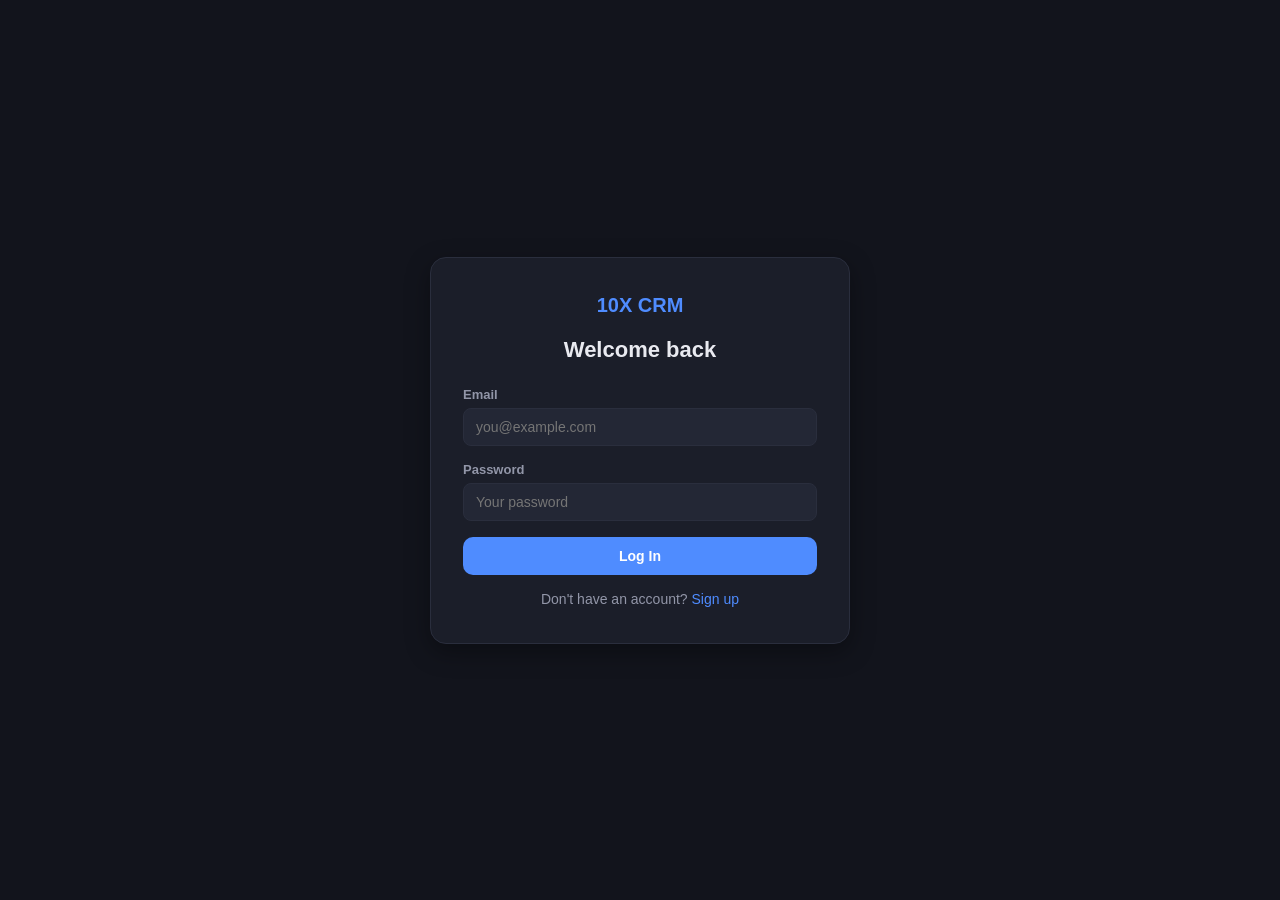
<file: index.html>
<!DOCTYPE html>
<html lang="en">
<head>
  <meta charset="UTF-8" />
  <meta name="viewport" content="width=device-width, initial-scale=1.0" />
  <title>Log In · 10X CRM</title>
  <link rel="stylesheet" href="css/styles.css" />

  <script src="JS/guard.js"></script>
  <script>redirectIfLoggedIn();</script>
  
</head>
<body class="auth-page">

  <div id="toast-container"></div>

  <div class="auth-card">
    <div class="auth-logo">10X CRM</div>
    <h1>Welcome back</h1>

    <form id="login-form" novalidate>
      <div class="form-group">
        <label for="email">Email</label>
        <input type="text" id="email" name="email" placeholder="you@example.com" />
      </div>

      <div class="form-group">
        <label for="password">Password</label>
        <input type="password" id="password" name="password" placeholder="Your password" />
      </div>

      <button type="submit" class="btn btn-primary btn-block">Log In</button>
    </form>

    <p class="auth-footer">Don't have an account? <a href="signup.html">Sign up</a></p>
  </div>

    
    <script src="JS/toast.js"></script>
    <script src="JS/auth.js"></script>

</body>
</html>
</file>
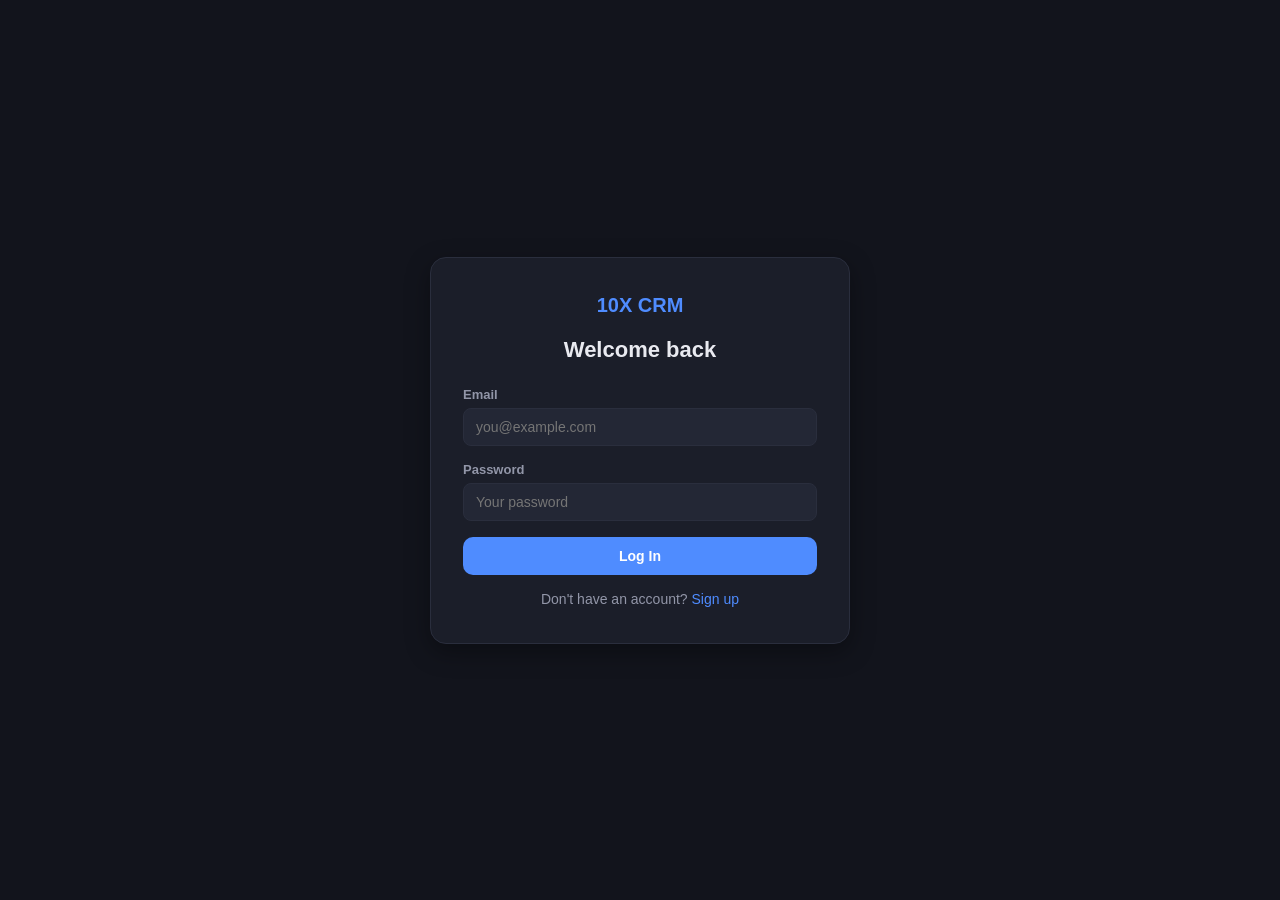
<file: HTML/index.html>
<!DOCTYPE html>
<html lang="en">
<head>
  <meta charset="UTF-8" />
  <meta name="viewport" content="width=device-width, initial-scale=1.0" />
  <title>Log In · 10X CRM</title>
  <link rel="stylesheet" href="../css/styles.css" />

  <script src="../JS/guard.js"></script>
  <script>redirectIfLoggedIn();</script>
  
</head>
<body class="auth-page">

  <div id="toast-container"></div>

  <div class="auth-card">
    <div class="auth-logo">10X CRM</div>
    <h1>Welcome back</h1>

    <form id="login-form" novalidate>
      <div class="form-group">
        <label for="email">Email</label>
        <input type="text" id="email" name="email" placeholder="you@example.com" />
      </div>

      <div class="form-group">
        <label for="password">Password</label>
        <input type="password" id="password" name="password" placeholder="Your password" />
      </div>

      <button type="submit" class="btn btn-primary btn-block">Log In</button>
    </form>

    <p class="auth-footer">Don't have an account? <a href="signup.html">Sign up</a></p>
  </div>

    
    <script src="../JS/toast.js"></script>
    <script src="../JS/auth.js"></script>

</body>
</html>
</file>
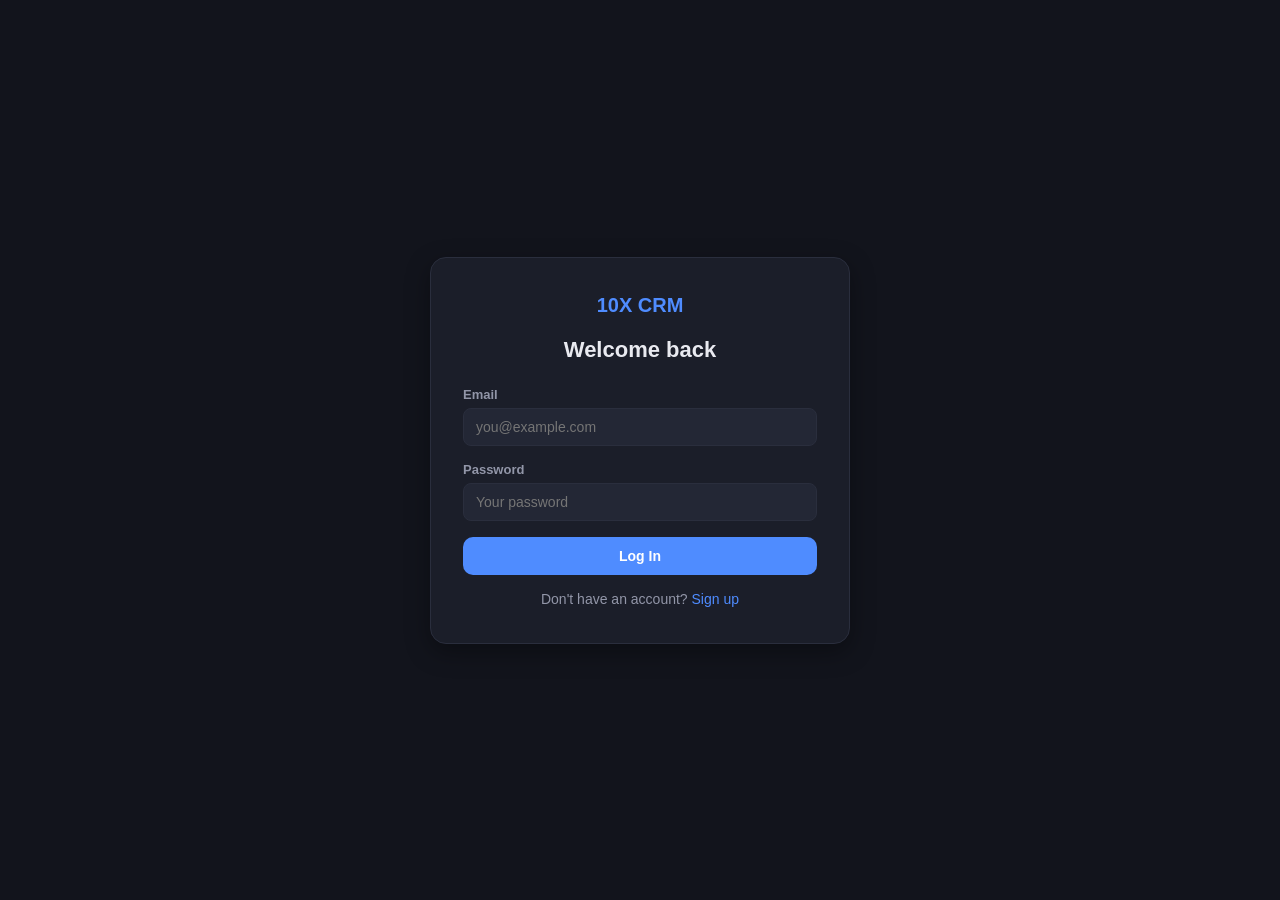
<file: clients.html>
<!DOCTYPE html>
<html lang="en">

<head>
  <meta charset="UTF-8" />
  <meta name="viewport" content="width=device-width, initial-scale=1.0" />
  <title>Clients · 10X CRM</title>
  <link rel="stylesheet" href="css/styles.css" />
</head>

<body>
  <div id="toast-container"></div>

  <div class="app-shell">
    <aside class="sidebar">
      <div class="sidebar-logo" onclick="window.location.href='dashboard.html'">10X CRM</div>
      <nav>
        <a href="dashboard.html" class="nav-link">Dashboard</a>
        <a href="clients.html" class="nav-link">Clients</a>
        <a href="profile.html" class="nav-link">Profile</a>
      </nav>
      <div class="sidebar-bottom">
        <div class="sidebar-user" id="nav-user-name"></div>
        <button id="theme-toggle" class="btn btn-secondary btn-small">Toggle Theme</button>
        <button id="logout-btn" class="btn btn-secondary btn-small">Logout</button>
      </div>
    </aside>

    <main class="main-content">
      <div class="page-header">
        <h1>Clients</h1>
        <button id="add-client-btn" class="btn btn-primary">+ Add Client</button>
      </div>

      <!-- ② search, ③ filter chips, ④ sort -->
      <div class="toolbar">
        <input type="text" id="search-input" placeholder="Search by name or company..." />

        <div class="filter-chips">
          <button class="filter-chip active" data-status="All">All</button>
          <button class="filter-chip" data-status="Lead">Lead</button>
          <button class="filter-chip" data-status="Contacted">Contacted</button>
          <button class="filter-chip" data-status="Won">Won</button>
          <button class="filter-chip" data-status="Lost">Lost</button>
        </div>

        <select id="sort-select">
          <option value="newest-first">Newest first</option>
          <option value="name-asc">Name A-Z</option>
          <option value="deal-desc">Deal value: high to low</option>
        </select>
      </div>

      <div class="clients-list" id="clients-list"></div>
    </main>
  </div>

  <!-- ① Add Client modal -->
  <div class="modal-overlay" id="add-client-modal">
    <div class="modal-box">
      <div class="modal-header">
        <h2>Add Client</h2>
        <button class="modal-close" id="add-client-close">&times;</button>
      </div>

      <form id="add-client-form" novalidate>
        <div class="form-group">
          <label for="new-name">Name</label>
          <input type="text" id="new-name" name="name" placeholder="Full name" />
        </div>
        <div class="form-group">
          <label for="new-email">Email</label>
          <input type="text" id="new-email" name="email" placeholder="client@example.com" />
        </div>
        <div class="form-row">
          <div class="form-group">
            <label for="new-phone">Phone</label>
            <input type="text" id="new-phone" name="phone" placeholder="Optional" />
          </div>
          <div class="form-group">
            <label for="new-company">Company</label>
            <input type="text" id="new-company" name="company" placeholder="Optional" />
          </div>
        </div>
        <div class="form-row">
          <div class="form-group">
            <label for="new-deal-value">Deal Value ($)</label>
            <input type="text" id="new-deal-value" name="dealValue" placeholder="5000" />
          </div>
          <div class="form-group">
            <label for="new-status">Status</label>
            <select id="new-status" name="status">
              <option value="Lead">Lead</option>
              <option value="Contacted">Contacted</option>
              <option value="Won">Won</option>
              <option value="Lost">Lost</option>
            </select>
          </div>
        </div>
        <button type="submit" class="btn btn-primary btn-block">Add Client</button>
      </form>
    </div>
  </div>

  <!-- ⑦ Client details modal -->
  <div class="modal-overlay" id="client-detail-modal">
    <div class="modal-box">
      <div class="modal-header">
        <h2>Client Details</h2>
        <button class="modal-close" id="client-detail-close">&times;</button>
      </div>

      <div class="detail-top">
        <img id="detail-avatar" class="detail-avatar" src="" alt="" />
        <div>
          <h3 id="detail-name"></h3>
          <p id="detail-company" style="color:var(--text-muted)"></p>
        </div>
      </div>

      <div class="detail-grid">
        <div><span>Email</span><span id="detail-email"></span></div>
        <div><span>Phone</span><span id="detail-phone"></span></div>
        <div><span>Status</span><span id="detail-status" class="status-badge"></span></div>
        <div><span>Deal Value</span><span id="detail-deal-value"></span></div>
        <div><span>Client since</span><span id="detail-since"></span></div>
      </div>

      <button id="remind-btn" class="btn btn-secondary btn-block" style="margin-bottom:16px">
        Remind me in 1 min
      </button>

      <h3 style="font-size:14px">Notes</h3>
      <div class="notes-list" id="notes-list"></div>

      <form id="add-note-form" class="add-note-row" novalidate>
        <input type="text" id="note-text-input" name="noteText" placeholder="Add a note..." />
        <button type="submit" class="btn btn-primary btn-small">Add</button>
      </form>
    </div>
  </div>


  <script src="JS/guard.js"></script>
  <script>requireAuth();</script>
  <script src="JS/toast.js"></script>
  <script src="JS/storage.js"></script>

  <script src="JS/auth.js"></script>
  <script src="JS/dashboard.js"></script>
  <script src="JS/clients.js"></script>
  <script src="JS/profile.js"></script>
  <script src="JS/nav.js"></script>

</body>
</html>
</file>
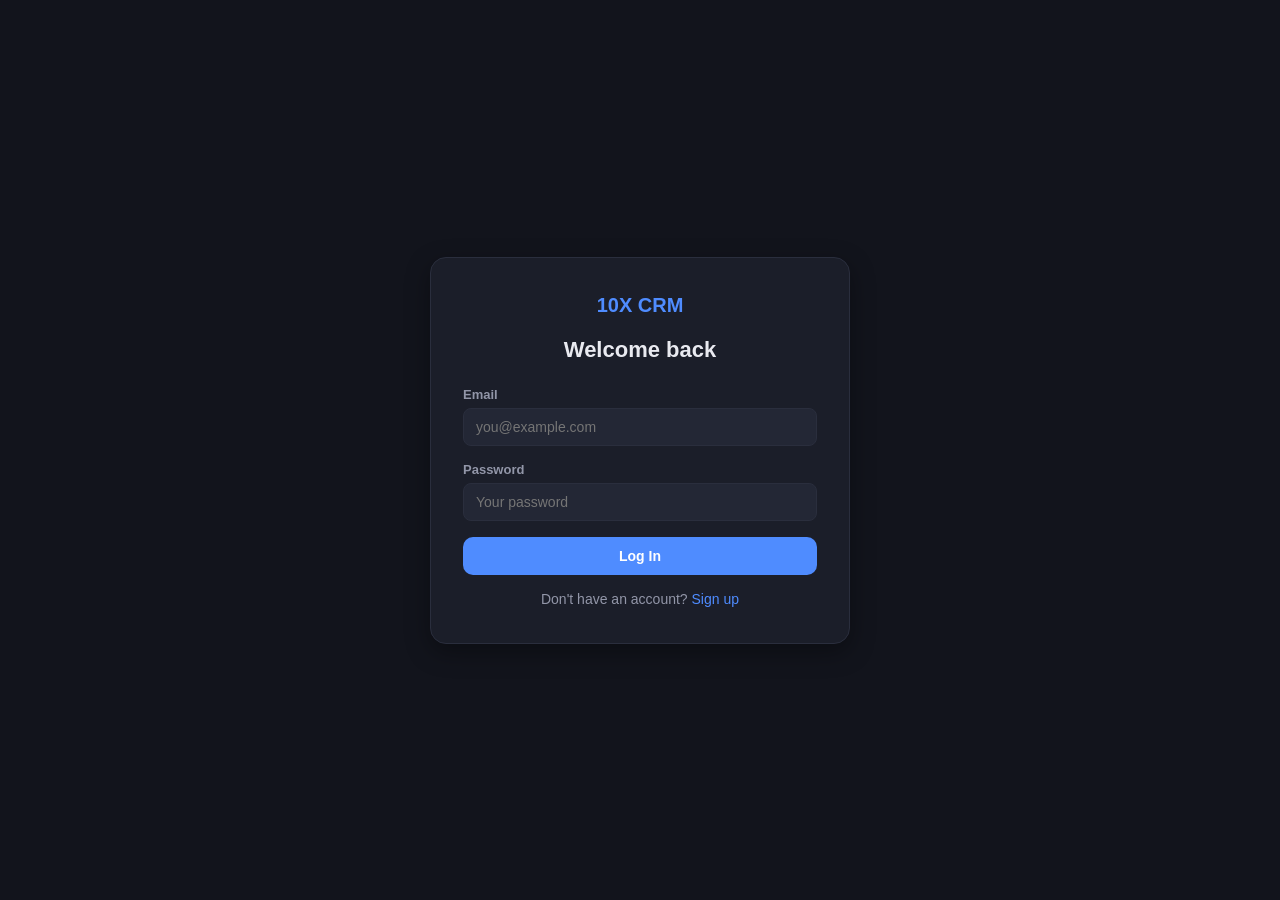
<file: dashboard.html>
<!DOCTYPE html>
<html lang="en">
<head>
  <meta charset="UTF-8" />
  <meta name="viewport" content="width=device-width, initial-scale=1.0" />
  <title>Dashboard · 10X CRM</title>
  <link rel="stylesheet" href="css/styles.css" />
</head>
<body>

  <div id="toast-container"></div>

  <div class="app-shell">
    <!-- Sidebar: identical on dashboard/clients/profile, see P0.2 -->
    <aside class="sidebar">
      <div class="sidebar-logo" onclick="window.location.href='dashboard.html'">10X CRM</div>
      <nav>
        <a href="dashboard.html" class="nav-link">Dashboard</a>
        <a href="clients.html" class="nav-link">Clients</a>
        <a href="profile.html" class="nav-link">Profile</a>
      </nav>
      <div class="sidebar-bottom">
        <div class="sidebar-user" id="nav-user-name"></div>
        <button id="theme-toggle" class="btn btn-secondary btn-small">Toggle Theme</button>
        <button id="logout-btn" class="btn btn-secondary btn-small">Logout</button>
      </div>
    </aside>

    <main class="main-content">
      <div class="dashboard-header">
        <div>
          <h1 id="greeting">Welcome back!</h1>
        </div>
        <div style="text-align:right">
          <div id="live-clock">--:--:--</div>
          <div id="live-date"></div>
        </div>
      </div>

      <!-- P3.2 stat cards -->
      <div class="stats-grid">
        <div class="stat-card">
          <span class="stat-value" id="stat-total-clients">0</span>
          <span class="stat-label">Total Clients</span>
        </div>
        <div class="stat-card">
          <span class="stat-value" id="stat-active-deals">0</span>
          <span class="stat-label">Active Deals</span>
        </div>
        <div class="stat-card">
          <span class="stat-value" id="stat-won-revenue">$0</span>
          <span class="stat-label">Won Revenue</span>
        </div>
        <div class="stat-card">
          <span class="stat-value" id="stat-new-week">0</span>
          <span class="stat-label">New This Week</span>
        </div>
      </div>

      <!-- P3.3 pipeline overview -->
      <div class="panel">
        <div class="panel-header">
          <h2>Pipeline Overview</h2>
        </div>
        <div class="pipeline-overview" id="pipeline-overview"></div>
      </div>

      <!-- P3.4 recent clients -->
      <div class="panel">
        <div class="panel-header">
          <h2>Recent Clients</h2>
          <a href="clients.html">View all clients &rarr;</a>
        </div>
        <div id="recent-clients-list"></div>
      </div>
    </main>
  </div>


  <script src="JS/guard.js"></script>
  <script>requireAuth();</script>
  <script src="JS/toast.js"></script>
  <script src="JS/storage.js"></script>

  <script src="JS/auth.js"></script>
  <script src="JS/dashboard.js"></script>
  <script src="JS/clients.js"></script>
  <script src="JS/profile.js"></script>
  <script src="JS/nav.js"></script>

</body>
</html>
</file>
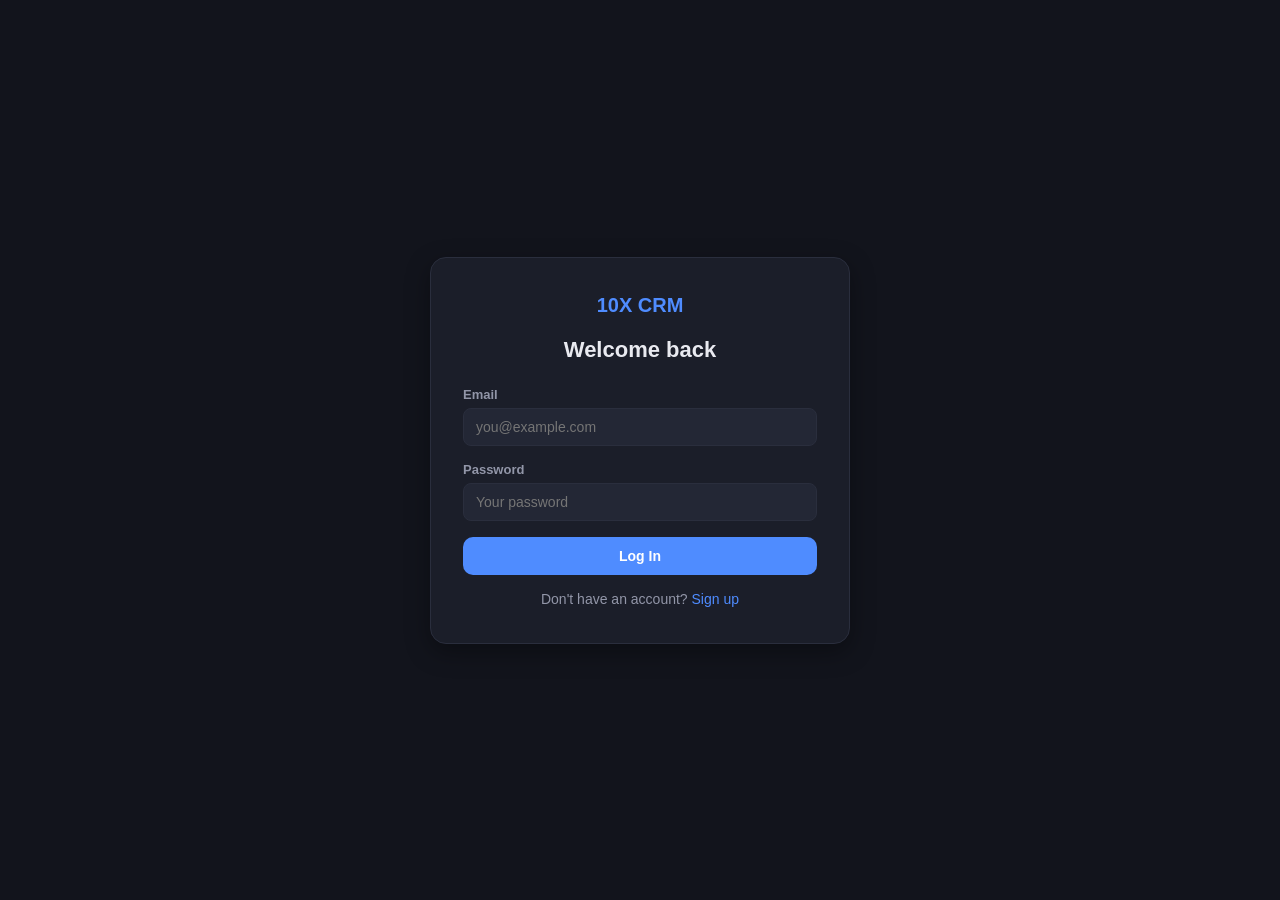
<file: profile.html>
<!DOCTYPE html>
<html lang="en">
<head>
  <meta charset="UTF-8" />
  <meta name="viewport" content="width=device-width, initial-scale=1.0" />
  <title>Profile · 10X CRM</title>
  <link rel="stylesheet" href="css/styles.css" />
</head>
<body>

  <div id="toast-container"></div>

  <div class="app-shell">
    <aside class="sidebar">
      <div class="sidebar-logo" onclick="window.location.href='dashboard.html'">10X CRM</div>
      <nav>
        <a href="dashboard.html" class="nav-link">Dashboard</a>
        <a href="clients.html" class="nav-link">Clients</a>
        <a href="profile.html" class="nav-link">Profile</a>
      </nav>
      <div class="sidebar-bottom">
        <div class="sidebar-user" id="nav-user-name"></div>
        <button id="theme-toggle" class="btn btn-secondary btn-small">Toggle Theme</button>
        <button id="logout-btn" class="btn btn-secondary btn-small">Logout</button>
      </div>
    </aside>

    <main class="main-content">
      <h1>Profile</h1>

      <!-- P5.1 info block -->
      <div class="profile-header panel">
        <div class="profile-avatar-initials" id="profile-initials"></div>
        <div>
          <h2 id="profile-name"></h2>
          <p id="profile-email" style="color:var(--text-muted)"></p>
          <p style="font-size:13px;color:var(--text-muted)">
            <span id="profile-company"></span> · Member since <span id="profile-since"></span>
          </p>
        </div>
      </div>

      <div class="profile-grid">
        <!-- A. Save Changes -->
        <div class="panel">
          <h2>Edit Profile</h2>
          <form id="edit-profile-form" novalidate>
            <div class="form-group">
              <label for="edit-fullName">Full Name</label>
              <input type="text" id="edit-fullName" name="fullName" />
            </div>
            <div class="form-group">
              <label for="edit-company">Company</label>
              <input type="text" id="edit-company" name="company" placeholder="Optional" />
            </div>
            <button type="submit" class="btn btn-primary">Save Changes</button>
          </form>
        </div>

        <!-- B. Change Password -->
        <div class="panel">
          <h2>Change Password</h2>
          <form id="change-password-form" novalidate>
            <div class="form-group">
              <label for="currentPassword">Current Password</label>
              <input type="password" id="currentPassword" name="currentPassword" />
            </div>
            <div class="form-group">
              <label for="newPassword">New Password</label>
              <input type="password" id="newPassword" name="newPassword" />
            </div>
            <div class="form-group">
              <label for="confirmNewPassword">Confirm New Password</label>
              <input type="password" id="confirmNewPassword" name="confirmNewPassword" />
            </div>
            <button type="submit" class="btn btn-primary">Change Password</button>
          </form>
        </div>
      </div>

      <!-- C. Reset CRM Data -->
      <div class="panel danger-zone" style="margin-top:20px">
        <h2>Danger Zone</h2>
        <p style="color:var(--text-muted); margin-bottom:14px;">
          This clears your locally stored clients and reloads a fresh set of 30 from the API.
          Your account is not affected.
        </p>
        <button id="reset-data-btn" class="btn btn-danger">Reset CRM Data</button>
      </div>
    </main>
  </div>


  <script src="JS/guard.js"></script>
  <script>requireAuth();</script>
  <script src="JS/toast.js"></script>
  <script src="JS/storage.js"></script>
  
  <script src="JS/auth.js"></script>
  <script src="JS/dashboard.js"></script>
  <script src="JS/clients.js"></script>
  <script src="JS/profile.js"></script>
  <script src="JS/nav.js"></script>

</body>
</html>
</file>
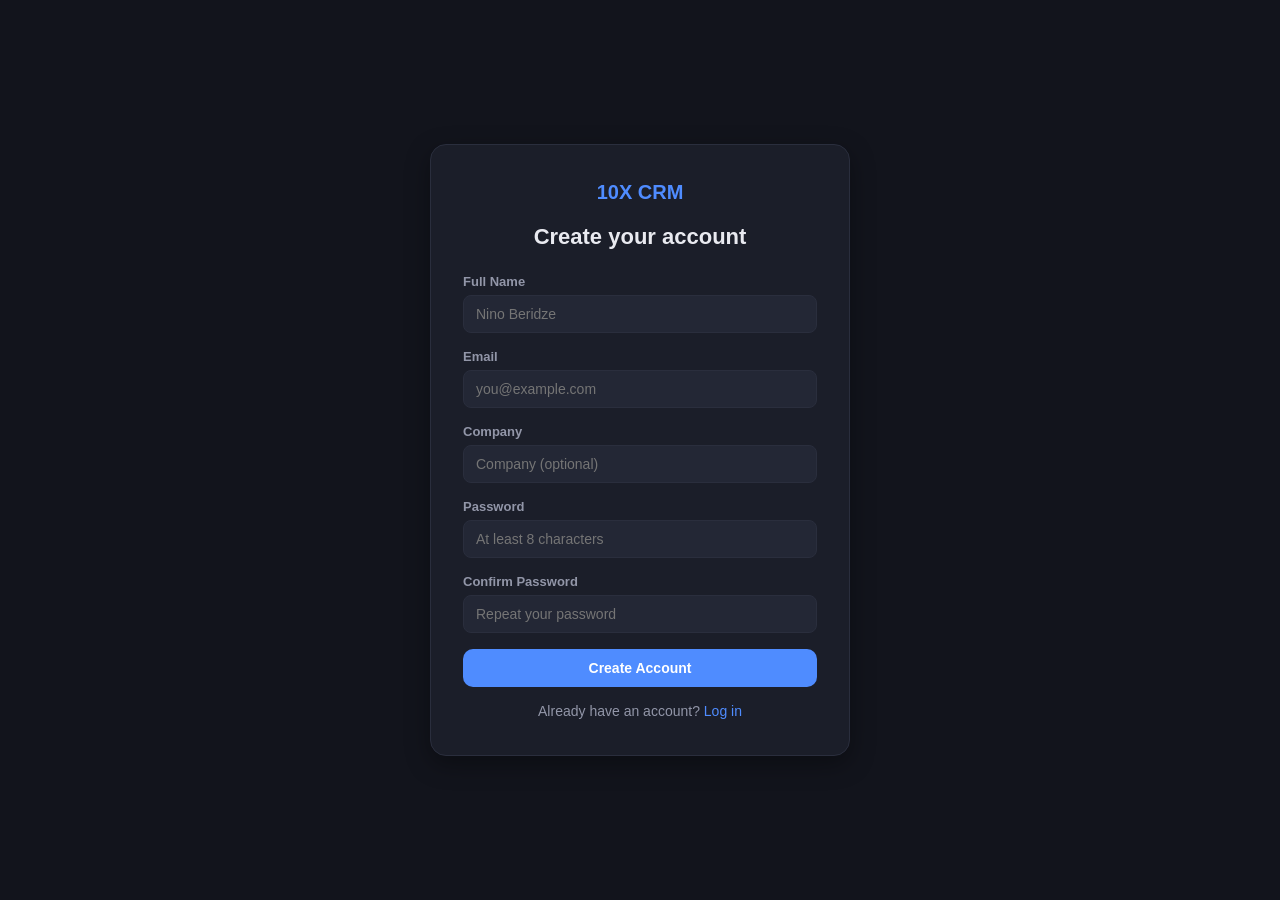
<file: signup.html>
<!DOCTYPE html>
<html lang="en">
<head>
  <meta charset="UTF-8" />
  <meta name="viewport" content="width=device-width, initial-scale=1.0" />
  <title>Sign Up · 10X CRM</title>
  <link rel="stylesheet" href="css/styles.css" />
</head>
<body class="auth-page">

  <div id="toast-container"></div>

  <div class="auth-card">
    <div class="auth-logo">10X CRM</div>
    <h1>Create your account</h1>
    

    <form id="signup-form" novalidate>
      <div class="form-group">
        <label for="fullName">Full Name</label>
        <input type="text" id="fullName" name="fullName" placeholder="Nino Beridze" />
      </div>

      <div class="form-group">
        <label for="email">Email</label>
        <input type="text" id="email" name="email" placeholder="you@example.com" />
      </div>

      <div class="form-group">
        <label for="company">Company</label>
        <input type="text" id="company" name="company" placeholder="Company (optional)" />
      </div>

      <div class="form-group">
        <label for="password">Password</label>
        <input type="password" id="password" name="password" placeholder="At least 8 characters" />
      </div>

      <div class="form-group">
        <label for="confirmPassword">Confirm Password</label>
        <input type="password" id="confirmPassword" name="confirmPassword" placeholder="Repeat your password" />
      </div>

      <button type="submit" class="btn btn-primary btn-block">Create Account</button>
    </form>

    <p class="auth-footer">Already have an account? <a href="index.html">Log in</a></p>
  </div>

    <script src="JS/guard.js"></script>
    <script>redirectIfLoggedIn();</script>
    <script src="JS/toast.js"></script>
    <script src="JS/auth.js"></script>

</body>
</html>
</file>
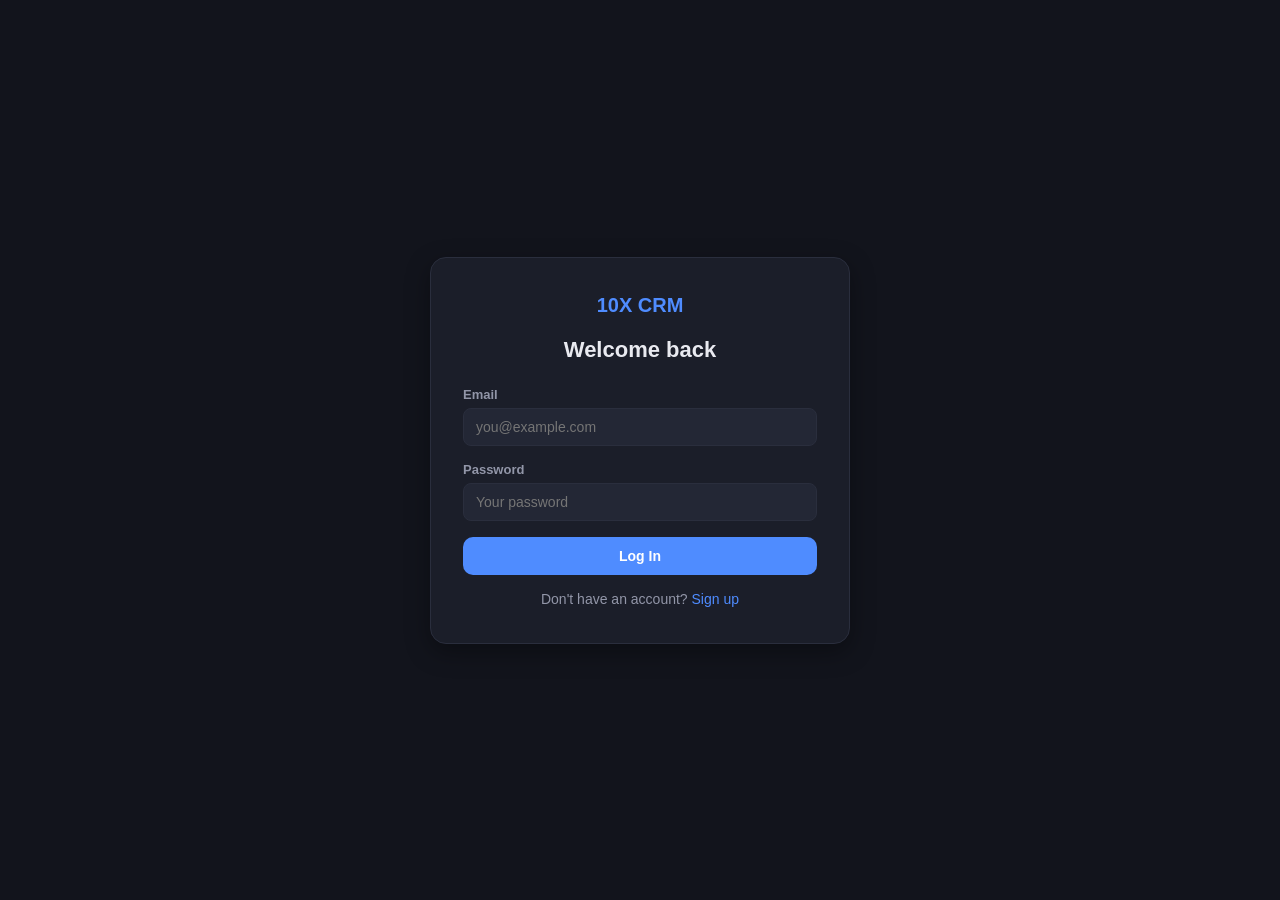
<file: HTML/clients.html>
<!DOCTYPE html>
<html lang="en">

<head>
  <meta charset="UTF-8" />
  <meta name="viewport" content="width=device-width, initial-scale=1.0" />
  <title>Clients · 10X CRM</title>
  <link rel="stylesheet" href="../css/styles.css" />
</head>

<body>
  <div id="toast-container"></div>

  <div class="app-shell">
    <aside class="sidebar">
      <div class="sidebar-logo" onclick="window.location.href='dashboard.html'">10X CRM</div>
      <nav>
        <a href="dashboard.html" class="nav-link">Dashboard</a>
        <a href="clients.html" class="nav-link">Clients</a>
        <a href="profile.html" class="nav-link">Profile</a>
      </nav>
      <div class="sidebar-bottom">
        <div class="sidebar-user" id="nav-user-name"></div>
        <button id="theme-toggle" class="btn btn-secondary btn-small">Toggle Theme</button>
        <button id="logout-btn" class="btn btn-secondary btn-small">Logout</button>
      </div>
    </aside>

    <main class="main-content">
      <div class="page-header">
        <h1>Clients</h1>
        <button id="add-client-btn" class="btn btn-primary">+ Add Client</button>
      </div>

      <!-- ② search, ③ filter chips, ④ sort -->
      <div class="toolbar">
        <input type="text" id="search-input" placeholder="Search by name or company..." />

        <div class="filter-chips">
          <button class="filter-chip active" data-status="All">All</button>
          <button class="filter-chip" data-status="Lead">Lead</button>
          <button class="filter-chip" data-status="Contacted">Contacted</button>
          <button class="filter-chip" data-status="Won">Won</button>
          <button class="filter-chip" data-status="Lost">Lost</button>
        </div>

        <select id="sort-select">
          <option value="newest-first">Newest first</option>
          <option value="name-asc">Name A-Z</option>
          <option value="deal-desc">Deal value: high to low</option>
        </select>
      </div>

      <div class="clients-list" id="clients-list"></div>
    </main>
  </div>

  <!-- ① Add Client modal -->
  <div class="modal-overlay" id="add-client-modal">
    <div class="modal-box">
      <div class="modal-header">
        <h2>Add Client</h2>
        <button class="modal-close" id="add-client-close">&times;</button>
      </div>

      <form id="add-client-form" novalidate>
        <div class="form-group">
          <label for="new-name">Name</label>
          <input type="text" id="new-name" name="name" placeholder="Full name" />
        </div>
        <div class="form-group">
          <label for="new-email">Email</label>
          <input type="text" id="new-email" name="email" placeholder="client@example.com" />
        </div>
        <div class="form-row">
          <div class="form-group">
            <label for="new-phone">Phone</label>
            <input type="text" id="new-phone" name="phone" placeholder="Optional" />
          </div>
          <div class="form-group">
            <label for="new-company">Company</label>
            <input type="text" id="new-company" name="company" placeholder="Optional" />
          </div>
        </div>
        <div class="form-row">
          <div class="form-group">
            <label for="new-deal-value">Deal Value ($)</label>
            <input type="text" id="new-deal-value" name="dealValue" placeholder="5000" />
          </div>
          <div class="form-group">
            <label for="new-status">Status</label>
            <select id="new-status" name="status">
              <option value="Lead">Lead</option>
              <option value="Contacted">Contacted</option>
              <option value="Won">Won</option>
              <option value="Lost">Lost</option>
            </select>
          </div>
        </div>
        <button type="submit" class="btn btn-primary btn-block">Add Client</button>
      </form>
    </div>
  </div>

  <!-- ⑦ Client details modal -->
  <div class="modal-overlay" id="client-detail-modal">
    <div class="modal-box">
      <div class="modal-header">
        <h2>Client Details</h2>
        <button class="modal-close" id="client-detail-close">&times;</button>
      </div>

      <div class="detail-top">
        <img id="detail-avatar" class="detail-avatar" src="" alt="" />
        <div>
          <h3 id="detail-name"></h3>
          <p id="detail-company" style="color:var(--text-muted)"></p>
        </div>
      </div>

      <div class="detail-grid">
        <div><span>Email</span><span id="detail-email"></span></div>
        <div><span>Phone</span><span id="detail-phone"></span></div>
        <div><span>Status</span><span id="detail-status" class="status-badge"></span></div>
        <div><span>Deal Value</span><span id="detail-deal-value"></span></div>
        <div><span>Client since</span><span id="detail-since"></span></div>
      </div>

      <button id="remind-btn" class="btn btn-secondary btn-block" style="margin-bottom:16px">
        Remind me in 1 min
      </button>

      <h3 style="font-size:14px">Notes</h3>
      <div class="notes-list" id="notes-list"></div>

      <form id="add-note-form" class="add-note-row" novalidate>
        <input type="text" id="note-text-input" name="noteText" placeholder="Add a note..." />
        <button type="submit" class="btn btn-primary btn-small">Add</button>
      </form>
    </div>
  </div>


  <script src="../JS/guard.js"></script>
  <script>requireAuth();</script>
  <script src="../JS/toast.js"></script>
  <script src="../JS/storage.js"></script>

  <script src="../JS/auth.js"></script>
  <script src="../JS/dashboard.js"></script>
  <script src="../JS/clients.js"></script>
  <script src="../JS/profile.js"></script>
  <script src="../JS/nav.js"></script>

</body>
</html>
</file>
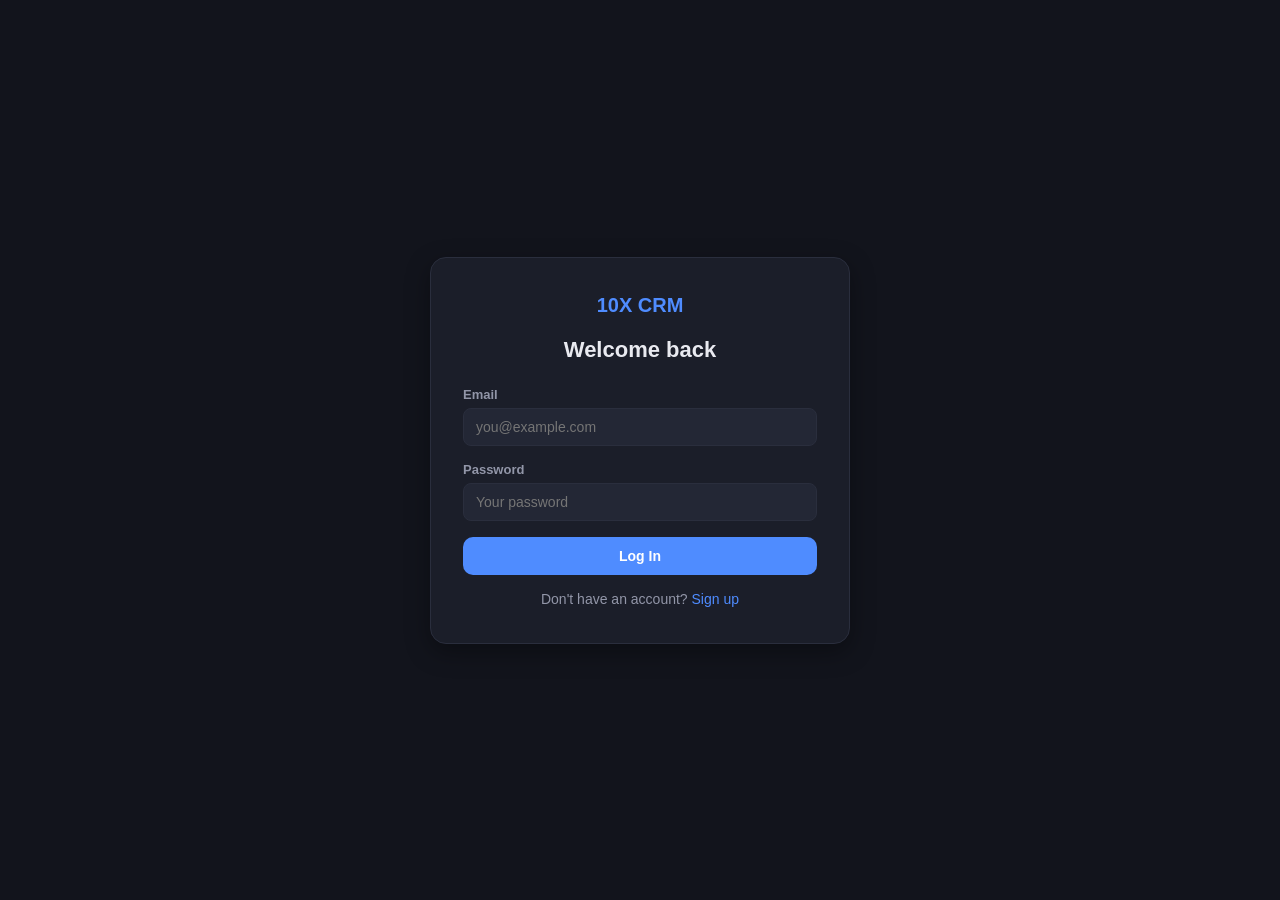
<file: HTML/dashboard.html>
<!DOCTYPE html>
<html lang="en">
<head>
  <meta charset="UTF-8" />
  <meta name="viewport" content="width=device-width, initial-scale=1.0" />
  <title>Dashboard · 10X CRM</title>
  <link rel="stylesheet" href="../css/styles.css" />
</head>
<body>

  <div id="toast-container"></div>

  <div class="app-shell">
    <!-- Sidebar: identical on dashboard/clients/profile, see P0.2 -->
    <aside class="sidebar">
      <div class="sidebar-logo" onclick="window.location.href='dashboard.html'">10X CRM</div>
      <nav>
        <a href="dashboard.html" class="nav-link">Dashboard</a>
        <a href="clients.html" class="nav-link">Clients</a>
        <a href="profile.html" class="nav-link">Profile</a>
      </nav>
      <div class="sidebar-bottom">
        <div class="sidebar-user" id="nav-user-name"></div>
        <button id="theme-toggle" class="btn btn-secondary btn-small">Toggle Theme</button>
        <button id="logout-btn" class="btn btn-secondary btn-small">Logout</button>
      </div>
    </aside>

    <main class="main-content">
      <div class="dashboard-header">
        <div>
          <h1 id="greeting">Welcome back!</h1>
        </div>
        <div style="text-align:right">
          <div id="live-clock">--:--:--</div>
          <div id="live-date"></div>
        </div>
      </div>

      <!-- P3.2 stat cards -->
      <div class="stats-grid">
        <div class="stat-card">
          <span class="stat-value" id="stat-total-clients">0</span>
          <span class="stat-label">Total Clients</span>
        </div>
        <div class="stat-card">
          <span class="stat-value" id="stat-active-deals">0</span>
          <span class="stat-label">Active Deals</span>
        </div>
        <div class="stat-card">
          <span class="stat-value" id="stat-won-revenue">$0</span>
          <span class="stat-label">Won Revenue</span>
        </div>
        <div class="stat-card">
          <span class="stat-value" id="stat-new-week">0</span>
          <span class="stat-label">New This Week</span>
        </div>
      </div>

      <!-- P3.3 pipeline overview -->
      <div class="panel">
        <div class="panel-header">
          <h2>Pipeline Overview</h2>
        </div>
        <div class="pipeline-overview" id="pipeline-overview"></div>
      </div>

      <!-- P3.4 recent clients -->
      <div class="panel">
        <div class="panel-header">
          <h2>Recent Clients</h2>
          <a href="clients.html">View all clients &rarr;</a>
        </div>
        <div id="recent-clients-list"></div>
      </div>
    </main>
  </div>


  <script src="../JS/guard.js"></script>
  <script>requireAuth();</script>
  <script src="../JS/toast.js"></script>
  <script src="../JS/storage.js"></script>

  <script src="../JS/auth.js"></script>
  <script src="../JS/dashboard.js"></script>
  <script src="../JS/clients.js"></script>
  <script src="../JS/profile.js"></script>
  <script src="../JS/nav.js"></script>

</body>
</html>
</file>
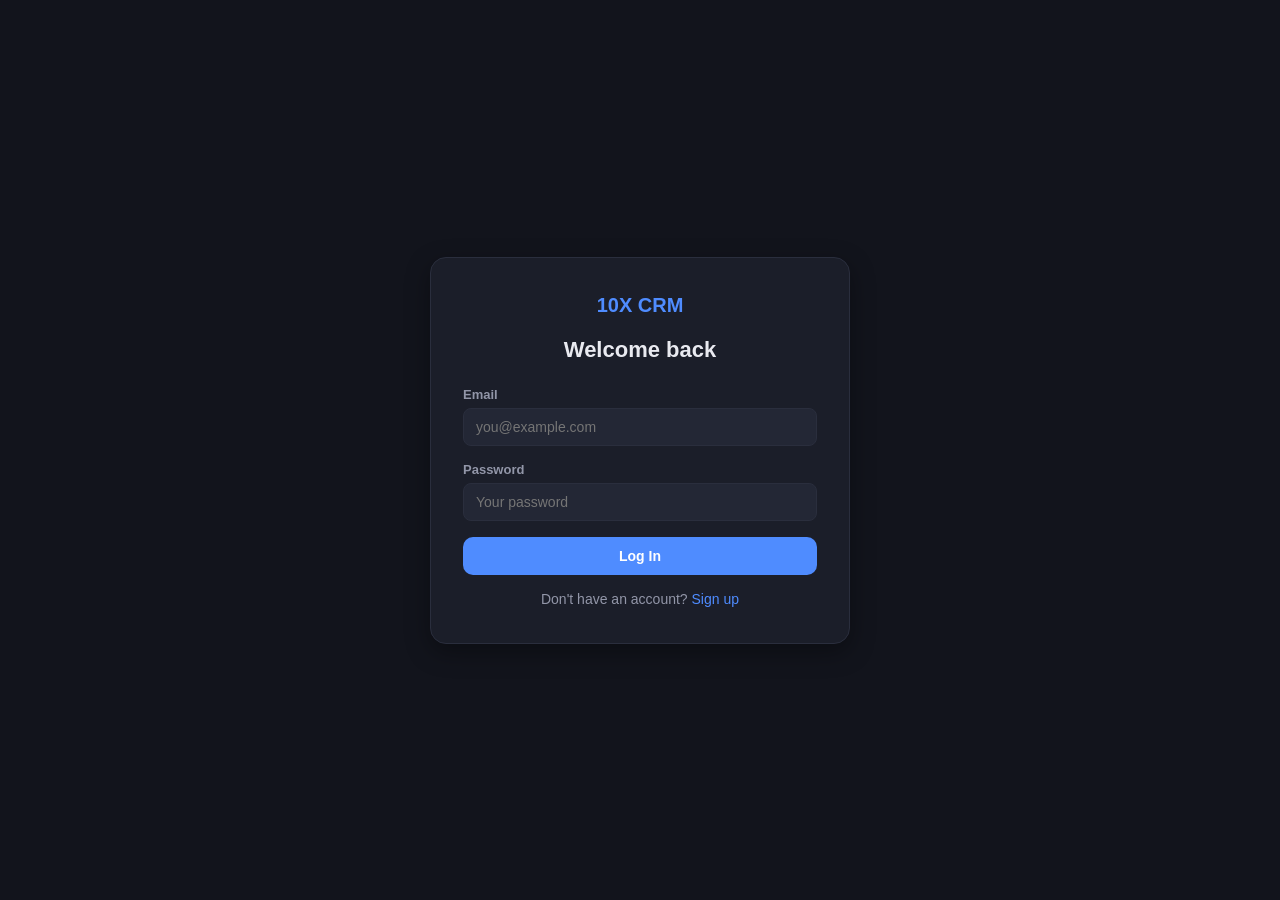
<file: HTML/profile.html>
<!DOCTYPE html>
<html lang="en">
<head>
  <meta charset="UTF-8" />
  <meta name="viewport" content="width=device-width, initial-scale=1.0" />
  <title>Profile · 10X CRM</title>
  <link rel="stylesheet" href="../css/styles.css" />
</head>
<body>

  <div id="toast-container"></div>

  <div class="app-shell">
    <aside class="sidebar">
      <div class="sidebar-logo" onclick="window.location.href='dashboard.html'">10X CRM</div>
      <nav>
        <a href="dashboard.html" class="nav-link">Dashboard</a>
        <a href="clients.html" class="nav-link">Clients</a>
        <a href="profile.html" class="nav-link">Profile</a>
      </nav>
      <div class="sidebar-bottom">
        <div class="sidebar-user" id="nav-user-name"></div>
        <button id="theme-toggle" class="btn btn-secondary btn-small">Toggle Theme</button>
        <button id="logout-btn" class="btn btn-secondary btn-small">Logout</button>
      </div>
    </aside>

    <main class="main-content">
      <h1>Profile</h1>

      <!-- P5.1 info block -->
      <div class="profile-header panel">
        <div class="profile-avatar-initials" id="profile-initials"></div>
        <div>
          <h2 id="profile-name"></h2>
          <p id="profile-email" style="color:var(--text-muted)"></p>
          <p style="font-size:13px;color:var(--text-muted)">
            <span id="profile-company"></span> · Member since <span id="profile-since"></span>
          </p>
        </div>
      </div>

      <div class="profile-grid">
        <!-- A. Save Changes -->
        <div class="panel">
          <h2>Edit Profile</h2>
          <form id="edit-profile-form" novalidate>
            <div class="form-group">
              <label for="edit-fullName">Full Name</label>
              <input type="text" id="edit-fullName" name="fullName" />
            </div>
            <div class="form-group">
              <label for="edit-company">Company</label>
              <input type="text" id="edit-company" name="company" placeholder="Optional" />
            </div>
            <button type="submit" class="btn btn-primary">Save Changes</button>
          </form>
        </div>

        <!-- B. Change Password -->
        <div class="panel">
          <h2>Change Password</h2>
          <form id="change-password-form" novalidate>
            <div class="form-group">
              <label for="currentPassword">Current Password</label>
              <input type="password" id="currentPassword" name="currentPassword" />
            </div>
            <div class="form-group">
              <label for="newPassword">New Password</label>
              <input type="password" id="newPassword" name="newPassword" />
            </div>
            <div class="form-group">
              <label for="confirmNewPassword">Confirm New Password</label>
              <input type="password" id="confirmNewPassword" name="confirmNewPassword" />
            </div>
            <button type="submit" class="btn btn-primary">Change Password</button>
          </form>
        </div>
      </div>

      <!-- C. Reset CRM Data -->
      <div class="panel danger-zone" style="margin-top:20px">
        <h2>Danger Zone</h2>
        <p style="color:var(--text-muted); margin-bottom:14px;">
          This clears your locally stored clients and reloads a fresh set of 30 from the API.
          Your account is not affected.
        </p>
        <button id="reset-data-btn" class="btn btn-danger">Reset CRM Data</button>
      </div>
    </main>
  </div>


  <script src="../JS/guard.js"></script>
  <script>requireAuth();</script>
  <script src="../JS/toast.js"></script>
  <script src="../JS/storage.js"></script>
  
  <script src="../JS/auth.js"></script>
  <script src="../JS/dashboard.js"></script>
  <script src="../JS/clients.js"></script>
  <script src="../JS/profile.js"></script>
  <script src="../JS/nav.js"></script>

</body>
</html>
</file>
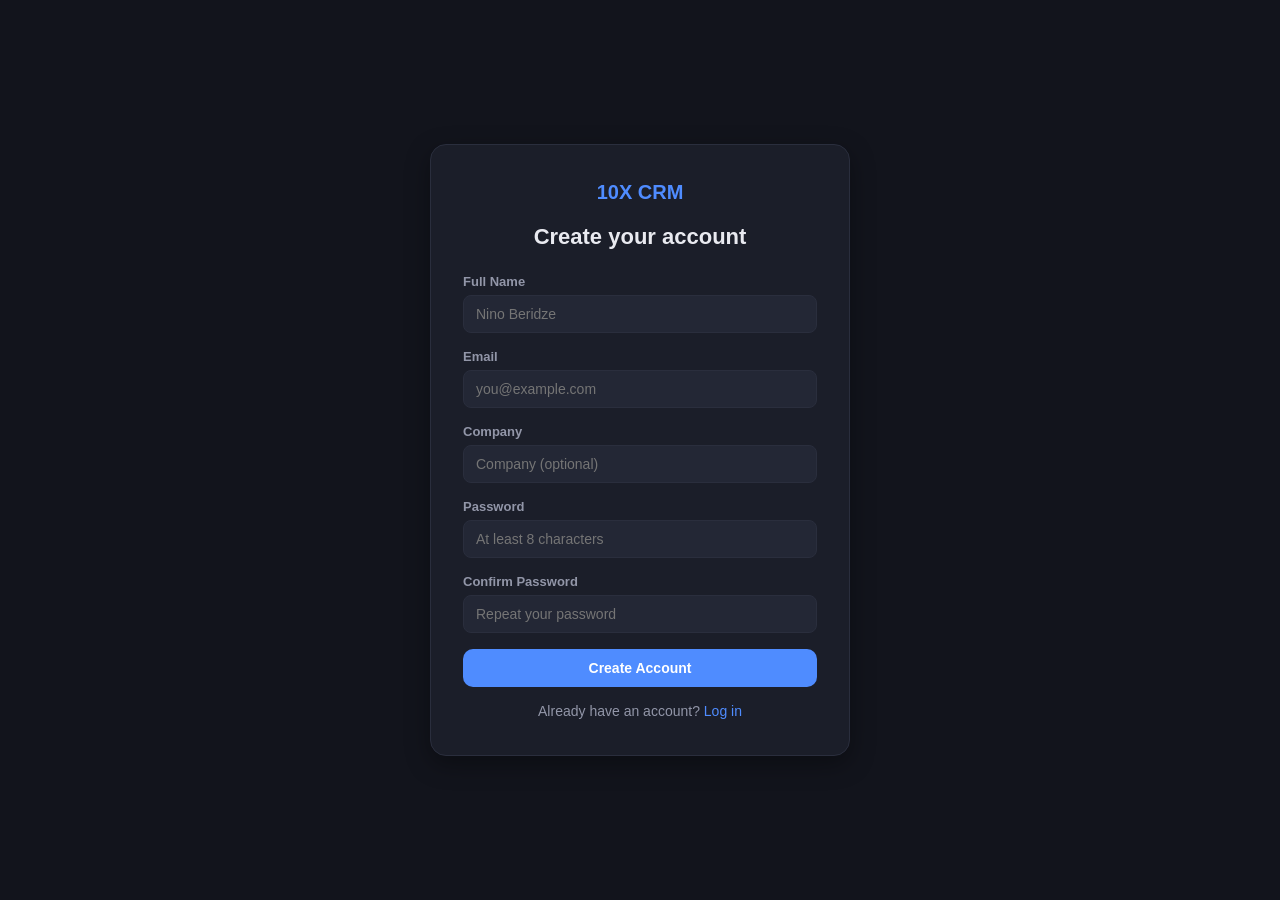
<file: HTML/signup.html>
<!DOCTYPE html>
<html lang="en">
<head>
  <meta charset="UTF-8" />
  <meta name="viewport" content="width=device-width, initial-scale=1.0" />
  <title>Sign Up · 10X CRM</title>
  <link rel="stylesheet" href="../css/styles.css" />
</head>
<body class="auth-page">

  <div id="toast-container"></div>

  <div class="auth-card">
    <div class="auth-logo">10X CRM</div>
    <h1>Create your account</h1>
    

    <form id="signup-form" novalidate>
      <div class="form-group">
        <label for="fullName">Full Name</label>
        <input type="text" id="fullName" name="fullName" placeholder="Nino Beridze" />
      </div>

      <div class="form-group">
        <label for="email">Email</label>
        <input type="text" id="email" name="email" placeholder="you@example.com" />
      </div>

      <div class="form-group">
        <label for="company">Company</label>
        <input type="text" id="company" name="company" placeholder="Company (optional)" />
      </div>

      <div class="form-group">
        <label for="password">Password</label>
        <input type="password" id="password" name="password" placeholder="At least 8 characters" />
      </div>

      <div class="form-group">
        <label for="confirmPassword">Confirm Password</label>
        <input type="password" id="confirmPassword" name="confirmPassword" placeholder="Repeat your password" />
      </div>

      <button type="submit" class="btn btn-primary btn-block">Create Account</button>
    </form>

    <p class="auth-footer">Already have an account? <a href="index.html">Log in</a></p>
  </div>

    <script src="../JS/guard.js"></script>
    <script>redirectIfLoggedIn();</script>
    <script src="../JS/toast.js"></script>
    <script src="../JS/auth.js"></script>

</body>
</html>
</file>
<file: css/styles.css>
:root {
  --bg: #12141c;
  --surface: #1b1e29;
  --surface-2: #232735;
  --border: #2a2e3d;
  --text: #e9eaf0;
  --text-muted: #9296a8;

  --accent: #4f8cff;
  --accent-hover: #3f76e0;
  --accent-soft: rgba(79, 140, 255, 0.15);

  --success: #2ecc71;
  --danger: #f04a5e;
  --danger-hover: #d63b4e;

  --status-lead: #8b93a7;
  --status-contacted: #f0a83c;
  --status-won: #2ecc71;
  --status-lost: #f04a5e;

  --radius: 10px;
  --shadow: 0 8px 24px rgba(0, 0, 0, 0.35);
  --font-main: "Inter", -apple-system, BlinkMacSystemFont, "Segoe UI", Roboto, sans-serif;
}

body.light-theme {
  --bg: #f5f6fa;
  --surface: #ffffff;
  --surface-2: #f0f1f6;
  --border: #e0e2ea;
  --text: #1c1e27;
  --text-muted: #666b7a;

  --accent-soft: rgba(79, 140, 255, 0.1);
  --shadow: 0 8px 24px rgba(20, 20, 40, 0.08);
}

/* ---------- 2. Reset + base ---------- */

* {
  box-sizing: border-box;
}

body {
  margin: 0;
  font-family: var(--font-main);
  background: var(--bg);
  color: var(--text);
  transition: background 0.2s ease, color 0.2s ease;
}

h1, h2, h3 {
  margin: 0 0 4px 0;
}

p {
  margin: 0;
}

a {
  color: var(--accent);
  text-decoration: none;
}

img {
  max-width: 100%;
  display: block;
}

/* ---------- 3. Buttons + forms ---------- */

.btn {
  font-family: inherit;
  font-size: 14px;
  font-weight: 600;
  padding: 10px 18px;
  border-radius: var(--radius);
  border: 1px solid transparent;
  cursor: pointer;
  transition: background 0.15s ease, transform 0.05s ease;
}

.btn:active {
  transform: scale(0.98);
}

.btn-primary {
  background: var(--accent);
  color: #fff;
}
.btn-primary:hover {
  background: var(--accent-hover);
}

.btn-secondary {
  background: var(--surface-2);
  color: var(--text);
  border-color: var(--border);
}
.btn-secondary:hover {
  background: var(--border);
}

.btn-danger {
  background: transparent;
  color: var(--danger);
  border-color: var(--danger);
}
.btn-danger:hover {
  background: var(--danger);
  color: #fff;
}

.btn-small {
  padding: 6px 12px;
  font-size: 13px;
}

.btn-block {
  width: 100%;
}

.form-group {
  margin-bottom: 16px;
  display: flex;
  flex-direction: column;
  gap: 6px;
  text-align: left;
}

.form-group label {
  font-size: 13px;
  font-weight: 600;
  color: var(--text-muted);
}

input, select, textarea {
  font-family: inherit;
  font-size: 14px;
  padding: 10px 12px;
  border-radius: 8px;
  border: 1px solid var(--border);
  background: var(--surface-2);
  color: var(--text);
  outline: none;
}

input:focus, select:focus, textarea:focus {
  border-color: var(--accent);
}

input.input-error, select.input-error {
  border-color: var(--danger);
}

.field-error-message {
  color: var(--danger);
  font-size: 12.5px;
}

.form-row {
  display: flex;
  gap: 12px;
}
.form-row .form-group {
  flex: 1;
}

/* ---------- 4. Toasts ---------- */

#toast-container {
  position: fixed;
  top: 20px;
  right: 20px;
  z-index: 999;
  display: flex;
  flex-direction: column;
  gap: 10px;
}

.toast {
  min-width: 240px;
  max-width: 340px;
  padding: 12px 16px;
  border-radius: var(--radius);
  color: #fff;
  font-size: 14px;
  box-shadow: var(--shadow);
  display: flex;
  align-items: center;
  justify-content: space-between;
  gap: 12px;
  animation: toast-in 0.2s ease;
}

@keyframes toast-in {
  from { opacity: 0; transform: translateY(-8px); }
  to { opacity: 1; transform: translateY(0); }
}

.toast-success { background: var(--success); }
.toast-error { background: var(--danger); }

.toast-close {
  background: none;
  border: none;
  color: #fff;
  font-size: 18px;
  cursor: pointer;
  line-height: 1;
  padding: 0;
}

/* ---------- 5. Auth pages ---------- */

.auth-page {
  min-height: 100vh;
  display: flex;
  align-items: center;
  justify-content: center;
  padding: 24px;
}

.auth-card {
  width: 100%;
  max-width: 420px;
  background: var(--surface);
  border: 1px solid var(--border);
  border-radius: 16px;
  padding: 36px 32px;
  box-shadow: var(--shadow);
}

.auth-logo {
  text-align: center;
  font-weight: 800;
  font-size: 20px;
  margin-bottom: 20px;
  color: var(--accent);
}

.auth-card h1 {
  text-align: center;
  font-size: 22px;
  margin-bottom: 24px;
}

.auth-footer {
  text-align: center;
  margin-top: 16px;
  font-size: 14px;
  color: var(--text-muted);
}

/* ---------- 6. App shell ---------- */

.app-shell {
  display: flex;
  min-height: 100vh;
}

.sidebar {
  width: 220px;
  flex-shrink: 0;
  background: var(--surface);
  border-right: 1px solid var(--border);
  padding: 24px 16px;
  display: flex;
  flex-direction: column;
}

.sidebar-logo {
  font-weight: 800;
  font-size: 18px;
  color: var(--accent);
  margin-bottom: 28px;
  cursor: pointer;
}

.nav-link {
  display: block;
  padding: 10px 14px;
  border-radius: 8px;
  color: var(--text-muted);
  font-weight: 600;
  font-size: 14px;
  margin-bottom: 4px;
}

.nav-link:hover {
  background: var(--surface-2);
  color: var(--text);
}

.nav-link.active {
  background: var(--accent-soft);
  color: var(--accent);
}

.sidebar-bottom {
  margin-top: auto;
  display: flex;
  flex-direction: column;
  gap: 10px;
}

.sidebar-user {
  font-size: 13px;
  color: var(--text-muted);
  padding: 0 4px;
  word-break: break-word;
}

.main-content {
  flex: 1;
  padding: 32px 40px;
  max-width: 1100px;
}

/* ---------- 7. Dashboard ---------- */

.dashboard-header {
  display: flex;
  justify-content: space-between;
  align-items: flex-start;
  margin-bottom: 28px;
}

#live-clock {
  font-size: 26px;
  font-weight: 700;
}
#live-date {
  color: var(--text-muted);
  font-size: 13px;
}

.stats-grid {
  display: grid;
  grid-template-columns: repeat(4, 1fr);
  gap: 16px;
  margin-bottom: 28px;
}

.stat-card {
  background: var(--surface);
  border: 1px solid var(--border);
  border-radius: var(--radius);
  padding: 18px;
}

.stat-card .stat-value {
  font-size: 26px;
  font-weight: 800;
  display: block;
}

.stat-card .stat-label {
  font-size: 13px;
  color: var(--text-muted);
}

.panel {
  background: var(--surface);
  border: 1px solid var(--border);
  border-radius: var(--radius);
  padding: 20px;
  margin-bottom: 20px;
}

.panel-header {
  display: flex;
  justify-content: space-between;
  align-items: center;
  margin-bottom: 14px;
}

.pipeline-overview {
  display: grid;
  grid-template-columns: repeat(4, 1fr);
  gap: 12px;
}

.pipeline-block {
  background: var(--surface-2);
  border-radius: 8px;
  padding: 14px;
  text-align: center;
}

.pipeline-count {
  display: block;
  font-size: 22px;
  font-weight: 800;
  margin-bottom: 6px;
}

.recent-row {
  display: flex;
  align-items: center;
  gap: 12px;
  padding: 10px 0;
  border-bottom: 1px solid var(--border);
}
.recent-row:last-child {
  border-bottom: none;
}

.avatar-small {
  width: 36px;
  height: 36px;
  border-radius: 50%;
  object-fit: cover;
}

.recent-info {
  flex: 1;
  display: flex;
  flex-direction: column;
}
.recent-info span {
  font-size: 12.5px;
  color: var(--text-muted);
}

.recent-date {
  font-size: 12.5px;
  color: var(--text-muted);
  width: 90px;
  text-align: right;
}

/* ---------- 8. Clients page ---------- */

.page-header {
  display: flex;
  justify-content: space-between;
  align-items: center;
  margin-bottom: 20px;
}

.toolbar {
  display: flex;
  gap: 12px;
  align-items: center;
  flex-wrap: wrap;
  margin-bottom: 20px;
}

.toolbar input[type="text"] {
  flex: 1;
  min-width: 200px;
}

.filter-chips {
  display: flex;
  gap: 8px;
  flex-wrap: wrap;
}

.filter-chip {
  padding: 7px 14px;
  border-radius: 999px;
  border: 1px solid var(--border);
  background: var(--surface);
  color: var(--text-muted);
  font-size: 13px;
  font-weight: 600;
  cursor: pointer;
}

.filter-chip.active {
  background: var(--accent);
  color: #fff;
  border-color: var(--accent);
}

.clients-list {
  display: flex;
  flex-direction: column;
  gap: 10px;
}

.client-card {
  background: var(--surface);
  border: 1px solid var(--border);
  border-radius: var(--radius);
  padding: 14px 18px;
  display: flex;
  align-items: center;
  gap: 16px;
  cursor: pointer;
  transition: border-color 0.15s ease;
}
.client-card:hover {
  border-color: var(--accent);
}

.avatar {
  width: 48px;
  height: 48px;
  border-radius: 50%;
  object-fit: cover;
  flex-shrink: 0;
}

.client-info {
  flex: 1;
  min-width: 0;
}
.client-info h3 {
  font-size: 15px;
}
.client-info p {
  font-size: 13px;
  color: var(--text-muted);
  white-space: nowrap;
  overflow: hidden;
  text-overflow: ellipsis;
}

.client-meta {
  display: flex;
  align-items: center;
  gap: 12px;
  flex-shrink: 0;
}

.deal-value {
  font-weight: 700;
  min-width: 70px;
  text-align: right;
}

.status-select {
  font-size: 13px;
  padding: 6px 8px;
}

.status-badge {
  display: inline-block;
  padding: 4px 10px;
  border-radius: 999px;
  font-size: 12px;
  font-weight: 700;
  color: #fff;
}
.status-lead { background: var(--status-lead); }
.status-contacted { background: var(--status-contacted); }
.status-won { background: var(--status-won); }
.status-lost { background: var(--status-lost); }

.empty-state {
  text-align: center;
  color: var(--text-muted);
  padding: 40px 20px;
}

/* ---------- 9. Modals ---------- */

.modal-overlay {
  display: none;
  position: fixed;
  inset: 0;
  background: rgba(0, 0, 0, 0.55);
  align-items: center;
  justify-content: center;
  z-index: 500;
  padding: 20px;
}

.modal-overlay.open {
  display: flex;
}

.modal-box {
  background: var(--surface);
  border: 1px solid var(--border);
  border-radius: 14px;
  padding: 26px;
  width: 100%;
  max-width: 440px;
  max-height: 90vh;
  overflow-y: auto;
  box-shadow: var(--shadow);
}

.modal-header {
  display: flex;
  justify-content: space-between;
  align-items: center;
  margin-bottom: 18px;
}

.modal-close {
  background: none;
  border: none;
  font-size: 22px;
  color: var(--text-muted);
  cursor: pointer;
  line-height: 1;
}

/* ლამაზი, თხელი სქროლბარი Chrome/Edge/Safari-სთვის */
.notes-list::-webkit-scrollbar,
.modal-box::-webkit-scrollbar {
  width: 6px;
}

.notes-list::-webkit-scrollbar-track,
.modal-box::-webkit-scrollbar-track {
  background: transparent;
}

.notes-list::-webkit-scrollbar-thumb,
.modal-box::-webkit-scrollbar-thumb {
  background: var(--border);
  border-radius: 999px;
}

.notes-list::-webkit-scrollbar-thumb:hover,
.modal-box::-webkit-scrollbar-thumb:hover {
  background: var(--text-muted);
}

/* Firefox-ისთვის ცალკე სინტაქსია */
.notes-list, .modal-box {
  scrollbar-width: thin;
  scrollbar-color: var(--border) transparent;
}

.detail-top {
  display: flex;
  align-items: center;
  gap: 14px;
  margin-bottom: 18px;
}

.detail-avatar {
  width: 60px;
  height: 60px;
  border-radius: 50%;
  object-fit: cover;
}

.detail-grid {
  display: grid;
  grid-template-columns: 1fr 1fr;
  gap: 10px;
  margin-bottom: 18px;
  font-size: 14px;
}

.detail-grid span {
  display: block;
  color: var(--text-muted);
  font-size: 12px;
}

.notes-list {
  max-height: 160px;
  overflow-y: auto;
  margin-bottom: 12px;
  display: flex;
  flex-direction: column;
  gap: 8px;
}

.note-row {
  background: var(--surface-2);
  border-radius: 8px;
  padding: 10px 12px;
}
.note-row span {
  display: block;
  font-size: 11.5px;
  color: var(--text-muted);
  margin-top: 4px;
}

.add-note-row {
  display: flex;
  gap: 8px;
  margin-bottom: 14px;
}
.add-note-row input {
  flex: 1;
}

/* ---------- 10. Profile page ---------- */

.profile-header {
  display: flex;
  align-items: center;
  gap: 16px;
  margin-bottom: 24px;
}

.profile-avatar-initials {
  width: 64px;
  height: 64px;
  border-radius: 50%;
  background: var(--accent);
  color: #fff;
  font-weight: 800;
  font-size: 22px;
  display: flex;
  align-items: center;
  justify-content: center;
}

.profile-grid {
  display: grid;
  grid-template-columns: 1fr 1fr;
  gap: 20px;
}

.danger-zone {
  border-color: var(--danger) !important;
}

/* ---------- 11. Responsive ---------- */

@media (max-width: 900px) {
  .stats-grid {
    grid-template-columns: repeat(2, 1fr);
  }
  .profile-grid {
    grid-template-columns: 1fr;
  }
  .pipeline-overview {
    grid-template-columns: repeat(2, 1fr);
  }
}

@media (max-width: 700px) {
  .app-shell {
    flex-direction: column;
  }
  .sidebar {
    width: 100%;
    flex-direction: row;
    align-items: center;
    overflow-x: auto;
    padding: 12px;
  }
  .sidebar-bottom {
    margin-top: 0;
    margin-left: auto;
    flex-direction: row;
  }
  .main-content {
    padding: 20px;
  }
  .client-card {
    flex-wrap: wrap;
  }
}
</file>
